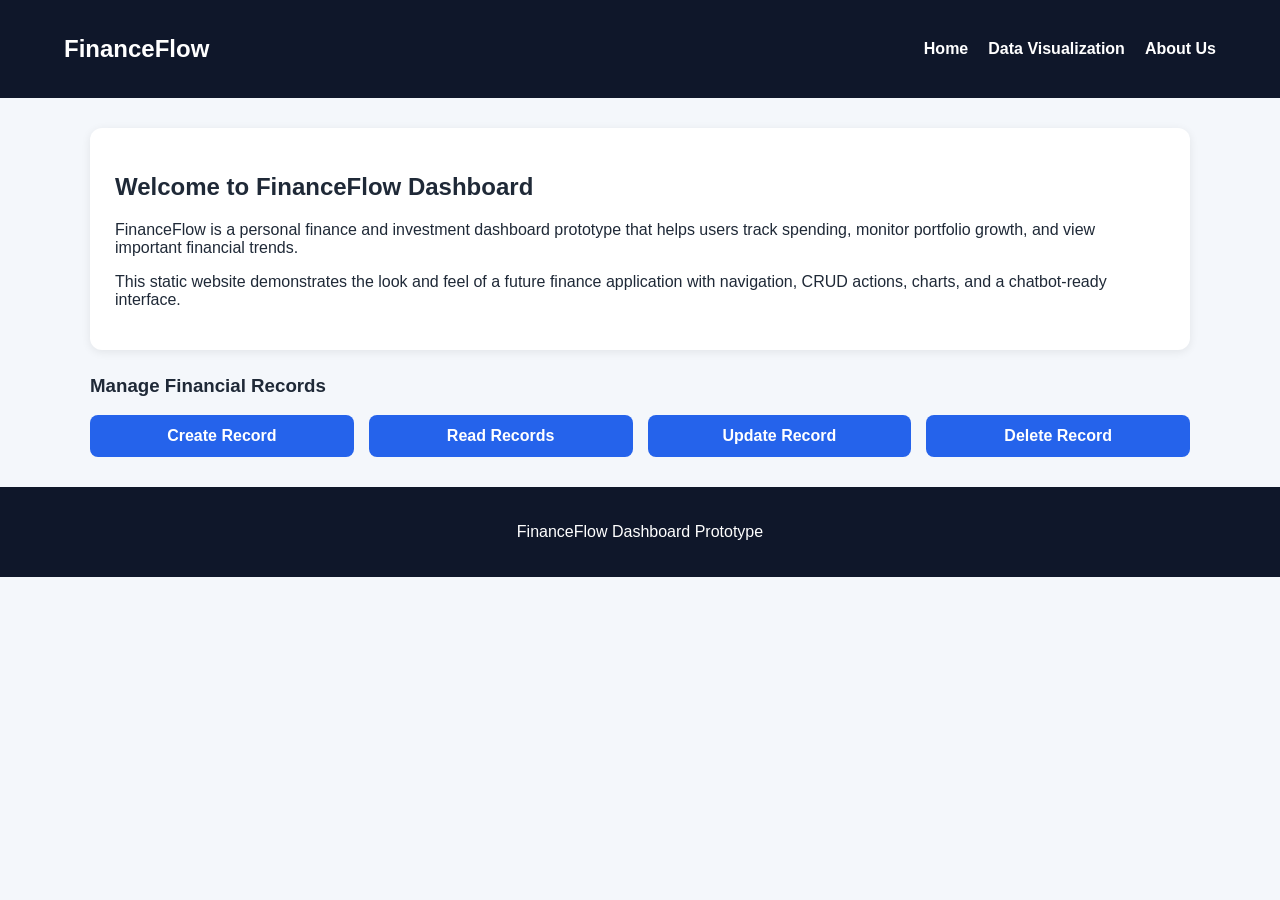
<file: index.html>
<!DOCTYPE html>
<html lang="en">
<head>
  <meta charset="UTF-8" />
  <meta name="viewport" content="width=device-width, initial-scale=1.0" />
  <title>FinanceFlow Dashboard</title>
  <link rel="stylesheet" href="style.css" />
</head>
<body>
  <header>
    <nav class="navbar">
      <h1>FinanceFlow</h1>
      <ul class="nav-links">
        <li><a href="index.html">Home</a></li>
        <li><a href="data.html">Data Visualization</a></li>
        <li><a href="about.html">About Us</a></li>
      </ul>
    </nav>
  </header>

  <main class="container">
    <section class="hero">
      <h2>Welcome to FinanceFlow Dashboard</h2>
      <p>
        FinanceFlow is a personal finance and investment dashboard prototype that helps users
        track spending, monitor portfolio growth, and view important financial trends.
      </p>
      <p>
        This static website demonstrates the look and feel of a future finance application with
        navigation, CRUD actions, charts, and a chatbot-ready interface.
      </p>
    </section>

    <section class="crud-section">
      <h3>Manage Financial Records</h3>
      <div class="button-grid">
        <a class="btn" href="create.html">Create Record</a>
        <a class="btn" href="read.html">Read Records</a>
        <a class="btn" href="update.html">Update Record</a>
        <a class="btn" href="delete.html">Delete Record</a>
      </div>
    </section>
  </main>

  <footer>
    <p>FinanceFlow Dashboard Prototype</p>
  </footer>
</body>
</html>
</file>
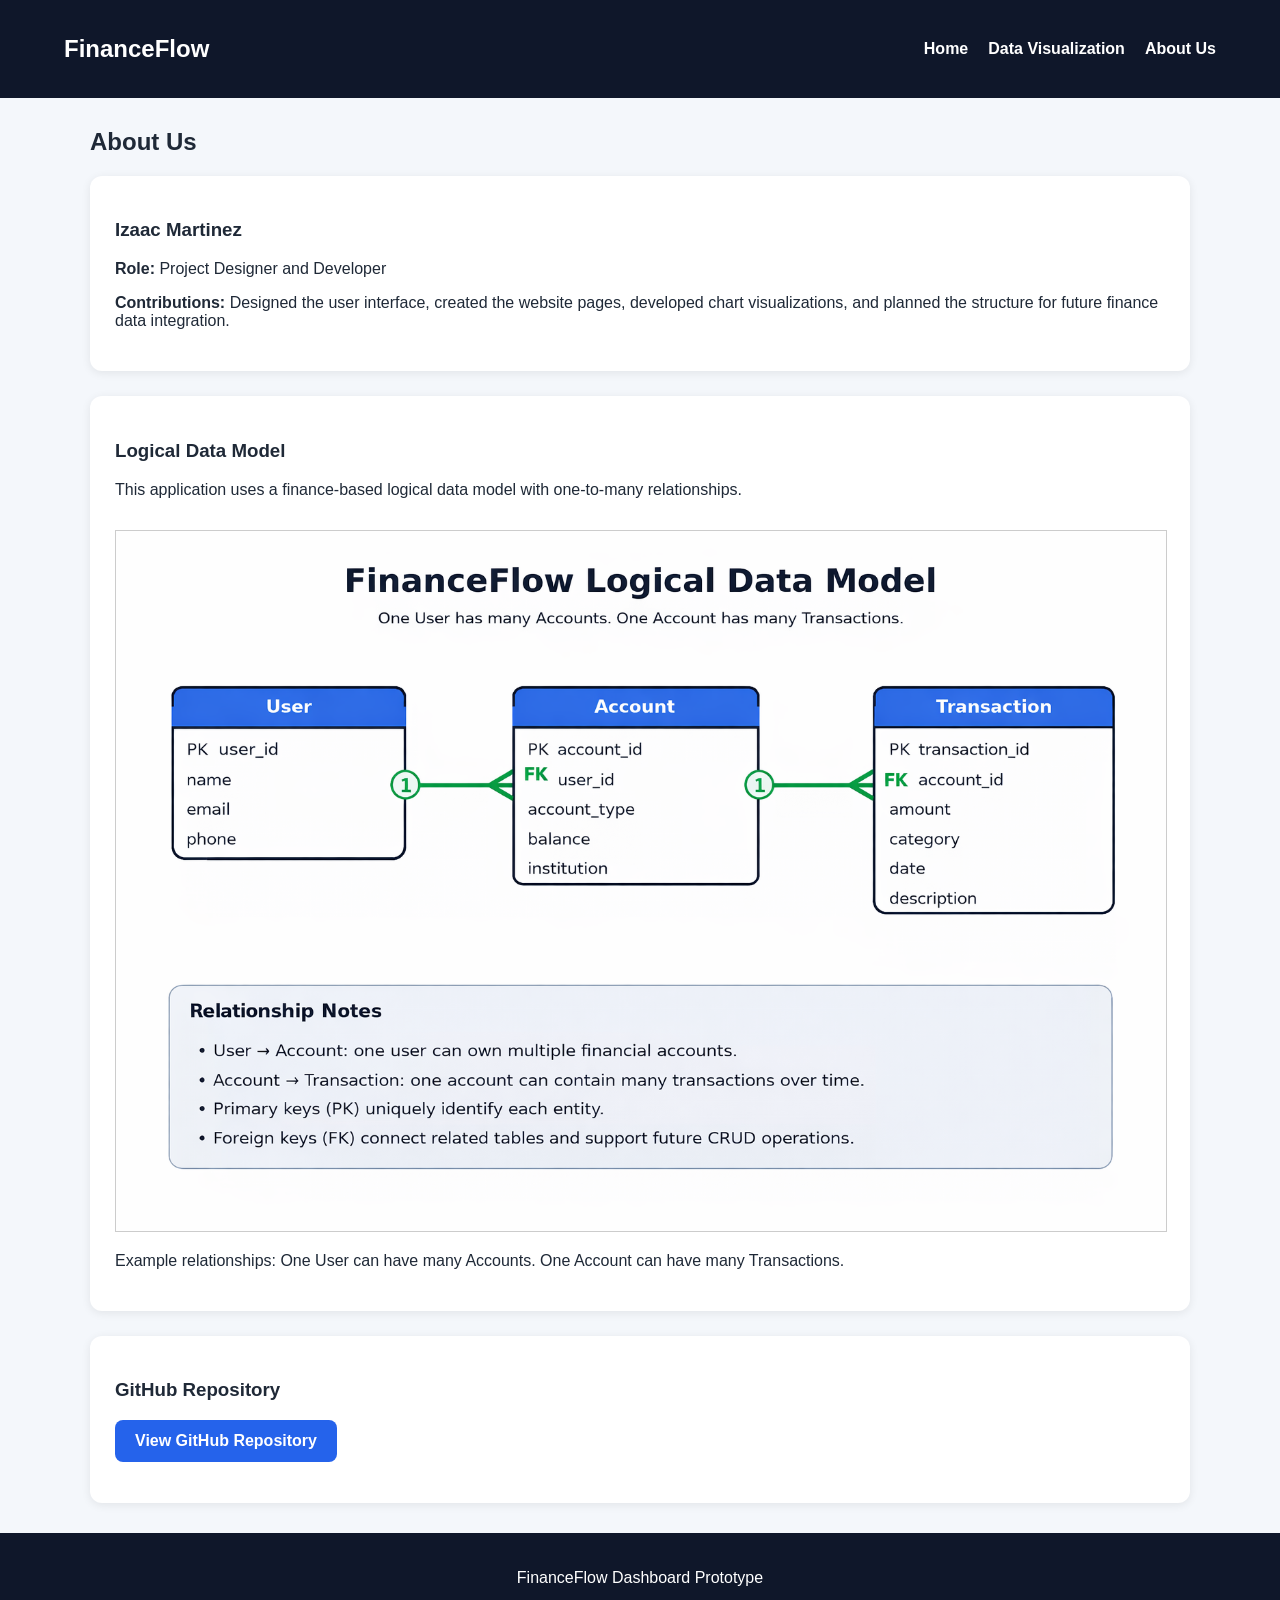
<file: about.html>
<!DOCTYPE html>
<html lang="en">
<head>
  <meta charset="UTF-8" />
  <meta name="viewport" content="width=device-width, initial-scale=1.0" />
  <title>About Us - FinanceFlow</title>
  <link rel="stylesheet" href="style.css" />
</head>
<body>
  <header>
    <nav class="navbar">
      <h1>FinanceFlow</h1>
      <ul class="nav-links">
        <li><a href="index.html">Home</a></li>
        <li><a href="data.html">Data Visualization</a></li>
        <li><a href="about.html">About Us</a></li>
      </ul>
    </nav>
  </header>

  <main class="container">
    <h2>About Us</h2>

    <div class="card">
      <h3>Izaac Martinez</h3>
      <p><strong>Role:</strong> Project Designer and Developer</p>
      <p><strong>Contributions:</strong> Designed the user interface, created the website pages, developed chart visualizations, and planned the structure for future finance data integration.</p>
    </div>

    <div class="card">
      <h3>Logical Data Model</h3>
      <p>This application uses a finance-based logical data model with one-to-many relationships.</p>
      <img src="data-model.png" alt="Logical Data Model" class="data-model-image" />
      <p>
        Example relationships:
        One User can have many Accounts.
        One Account can have many Transactions.
      </p>
    </div>

    <div class="card">
      <h3>GitHub Repository</h3>
      <p><a href="https://github.com/IzaacMartinez45/FinanceFlow" target="_blank" class="btn">
  View GitHub Repository
</a></p>
    </div>
  </main>

  <footer>
    <p>FinanceFlow Dashboard Prototype</p>
  </footer>
</body>
</html>
</file>
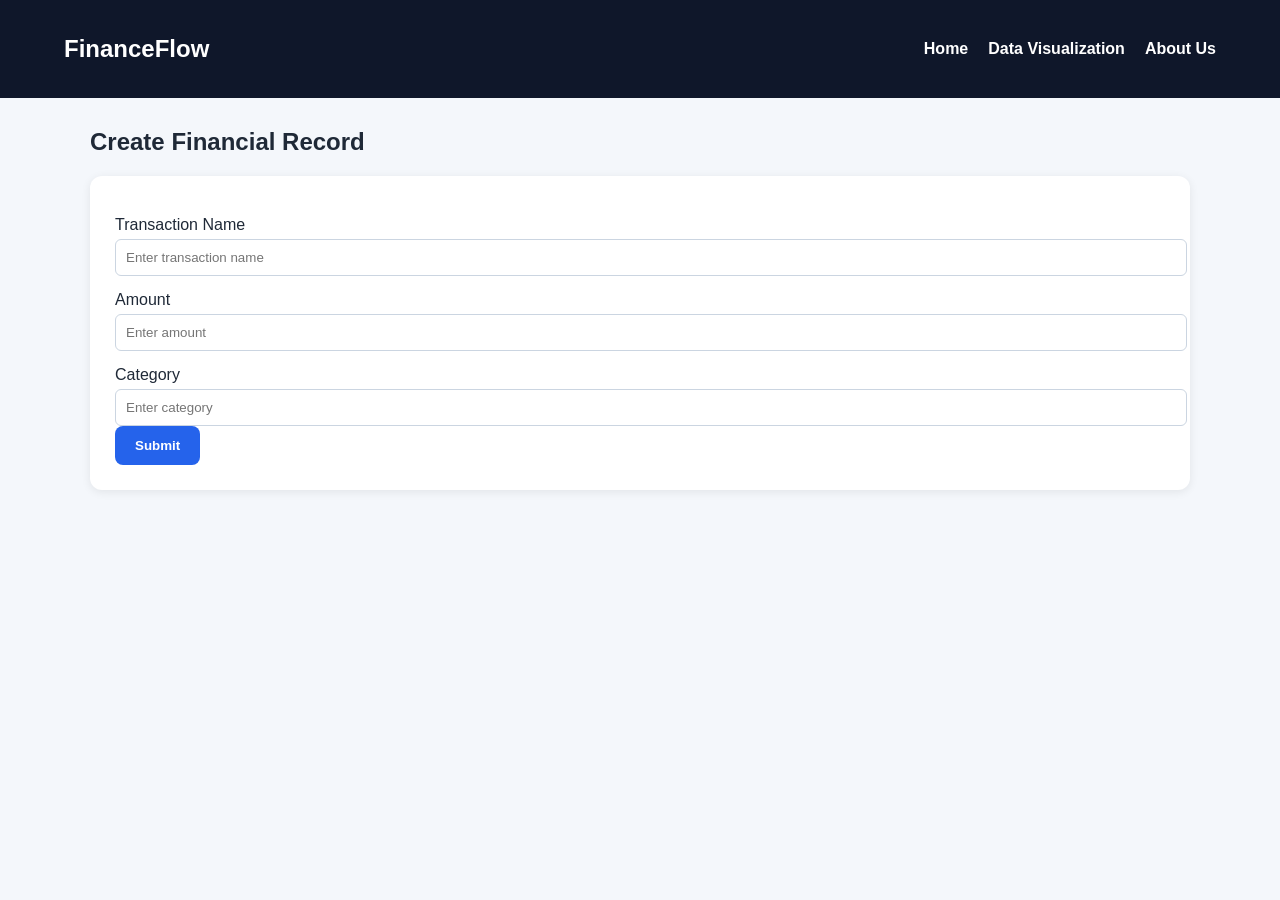
<file: create.html>
<!DOCTYPE html>
<html lang="en">
<head>
  <meta charset="UTF-8" />
  <meta name="viewport" content="width=device-width, initial-scale=1.0" />
  <title>Create Record - FinanceFlow</title>
  <link rel="stylesheet" href="style.css" />
</head>
<body>
  <header>
    <nav class="navbar">
      <h1>FinanceFlow</h1>
      <ul class="nav-links">
        <li><a href="index.html">Home</a></li>
        <li><a href="data.html">Data Visualization</a></li>
        <li><a href="about.html">About Us</a></li>
      </ul>
    </nav>
  </header>

  <main class="container">
    <h2>Create Financial Record</h2>
    <form class="form-card">
      <label>Transaction Name</label>
      <input type="text" placeholder="Enter transaction name" />

      <label>Amount</label>
      <input type="number" placeholder="Enter amount" />

      <label>Category</label>
      <input type="text" placeholder="Enter category" />

      <button type="button" class="btn">Submit</button>
    </form>
  </main>
</body>
</html>
</file>
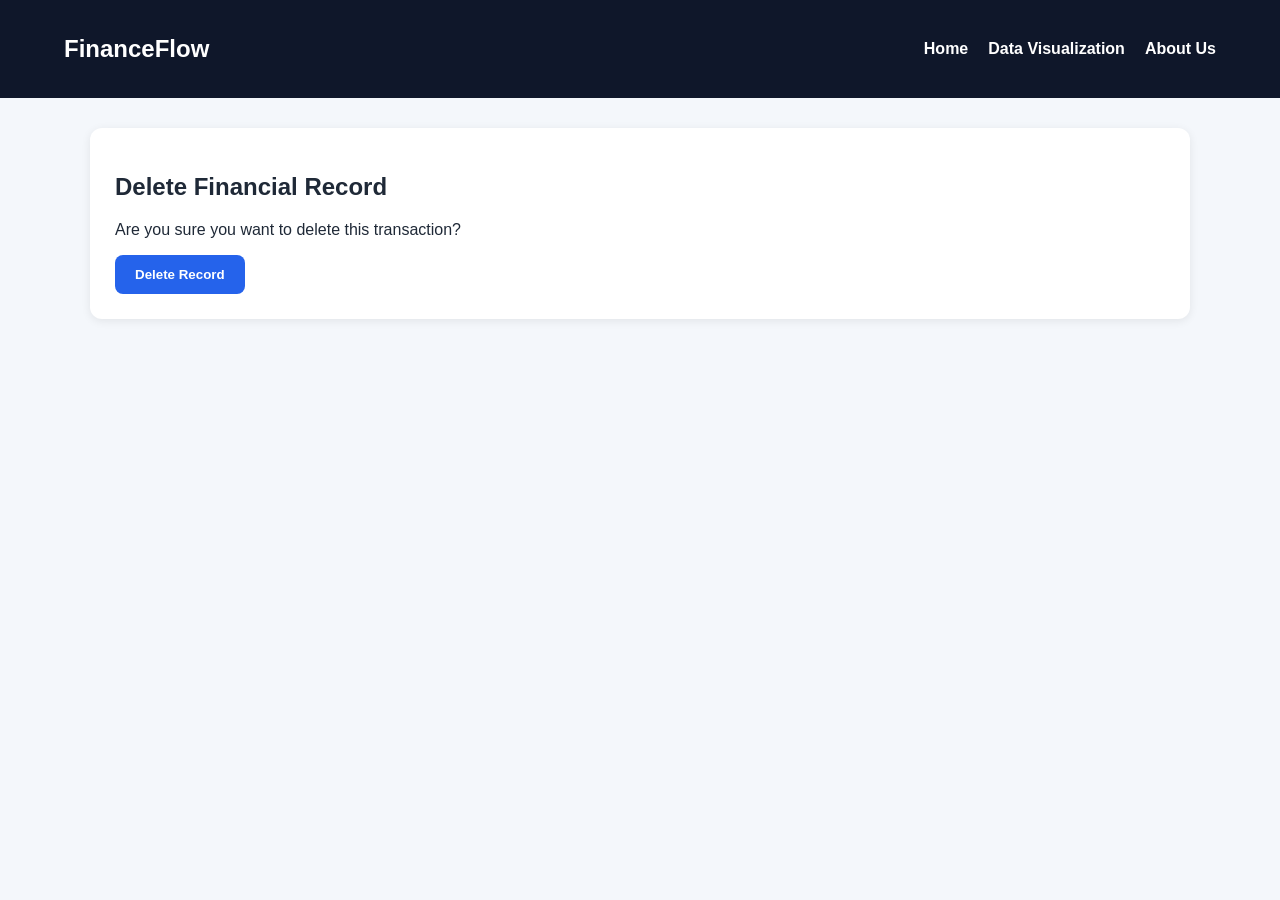
<file: delete.html>
<!DOCTYPE html>
<html lang="en">
<head>
  <meta charset="UTF-8" />
  <meta name="viewport" content="width=device-width, initial-scale=1.0" />
  <title>Delete Record - FinanceFlow</title>
  <link rel="stylesheet" href="style.css" />
</head>
<body>
  <header>
    <nav class="navbar">
      <h1>FinanceFlow</h1>
      <ul class="nav-links">
        <li><a href="index.html">Home</a></li>
        <li><a href="data.html">Data Visualization</a></li>
        <li><a href="about.html">About Us</a></li>
      </ul>
    </nav>
  </header>

  <main class="container">
    <div class="card">
      <h2>Delete Financial Record</h2>
      <p>Are you sure you want to delete this transaction?</p>
      <button class="btn">Delete Record</button>
    </div>
  </main>
</body>
</html>
</file>
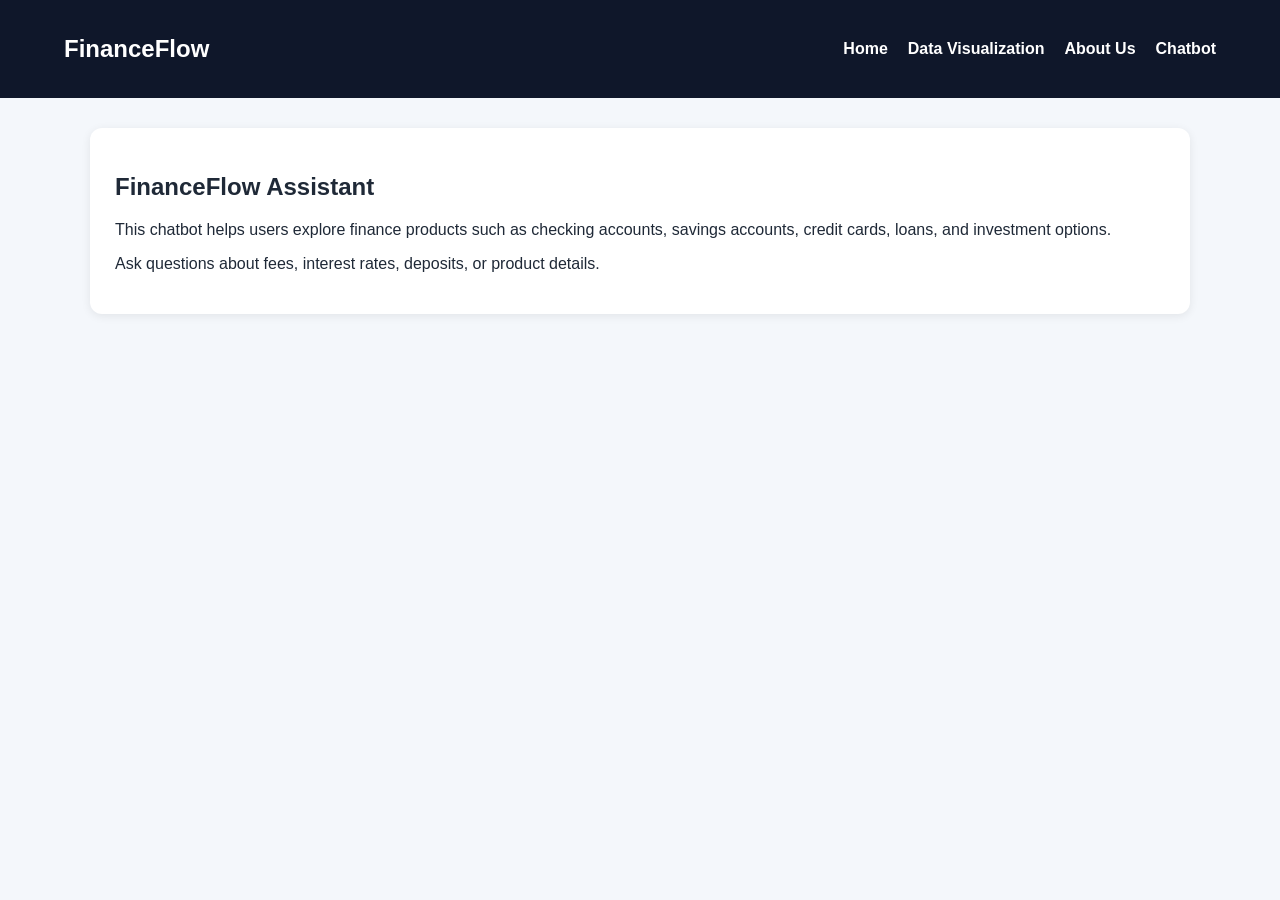
<file: mybot.html>
<!DOCTYPE html>
<html lang="en">
<head>
  <meta charset="UTF-8" />
  <meta name="viewport" content="width=device-width, initial-scale=1.0" />
  <title>FinanceFlow Assistant</title>
  <link rel="stylesheet" href="style.css" />
</head>
<body>

  <header>
    <nav class="navbar">
      <h1>FinanceFlow</h1>
      <ul class="nav-links">
        <li><a href="index.html">Home</a></li>
        <li><a href="data.html">Data Visualization</a></li>
        <li><a href="about.html">About Us</a></li>
        <li><a href="mybot.html">Chatbot</a></li>
      </ul>
    </nav>
  </header>

  <main class="container">
    <div class="card">
      <h2>FinanceFlow Assistant</h2>
      <p>
        This chatbot helps users explore finance products such as checking accounts,
        savings accounts, credit cards, loans, and investment options.
      </p>
      <p>
        Ask questions about fees, interest rates, deposits, or product details.
      </p>
    </div>
  </main>

  <!-- ✅ BOTPRESS CHATBOT -->
  <script src="https://cdn.botpress.cloud/webchat/v3.6/inject.js"></script>
  <script src="https://files.bpcontent.cloud/2026/04/10/18/20260410180625-4XPJE39Z.js" defer></script>

</body>
</html>
</file>
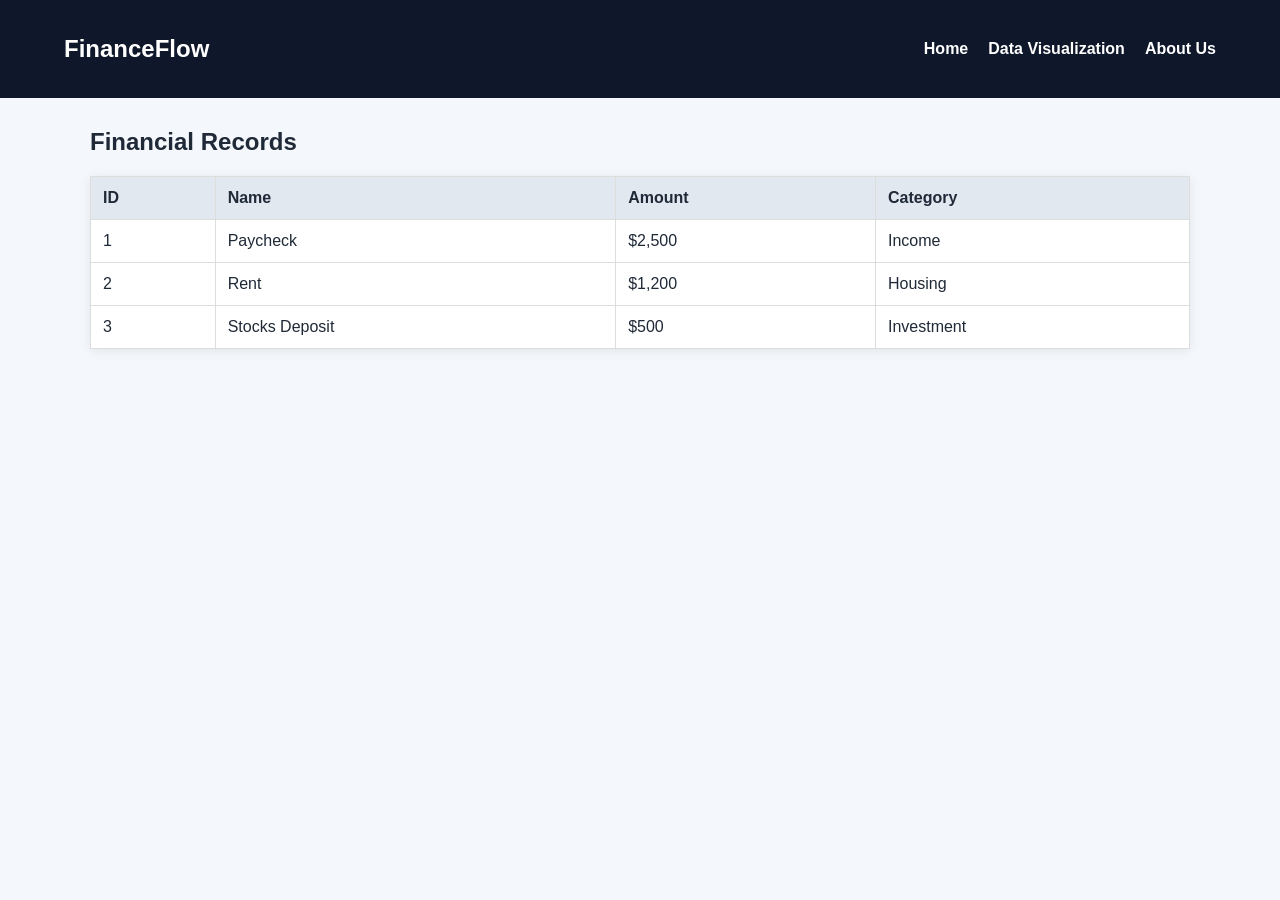
<file: read.html>
<!DOCTYPE html>
<html lang="en">
<head>
  <meta charset="UTF-8" />
  <meta name="viewport" content="width=device-width, initial-scale=1.0" />
  <title>Read Records - FinanceFlow</title>
  <link rel="stylesheet" href="style.css" />
</head>
<body>
  <header>
    <nav class="navbar">
      <h1>FinanceFlow</h1>
      <ul class="nav-links">
        <li><a href="index.html">Home</a></li>
        <li><a href="data.html">Data Visualization</a></li>
        <li><a href="about.html">About Us</a></li>
      </ul>
    </nav>
  </header>

  <main class="container">
    <h2>Financial Records</h2>
    <table>
      <tr>
        <th>ID</th>
        <th>Name</th>
        <th>Amount</th>
        <th>Category</th>
      </tr>
      <tr>
        <td>1</td>
        <td>Paycheck</td>
        <td>$2,500</td>
        <td>Income</td>
      </tr>
      <tr>
        <td>2</td>
        <td>Rent</td>
        <td>$1,200</td>
        <td>Housing</td>
      </tr>
      <tr>
        <td>3</td>
        <td>Stocks Deposit</td>
        <td>$500</td>
        <td>Investment</td>
      </tr>
    </table>
  </main>
</body>
</html>
</file>
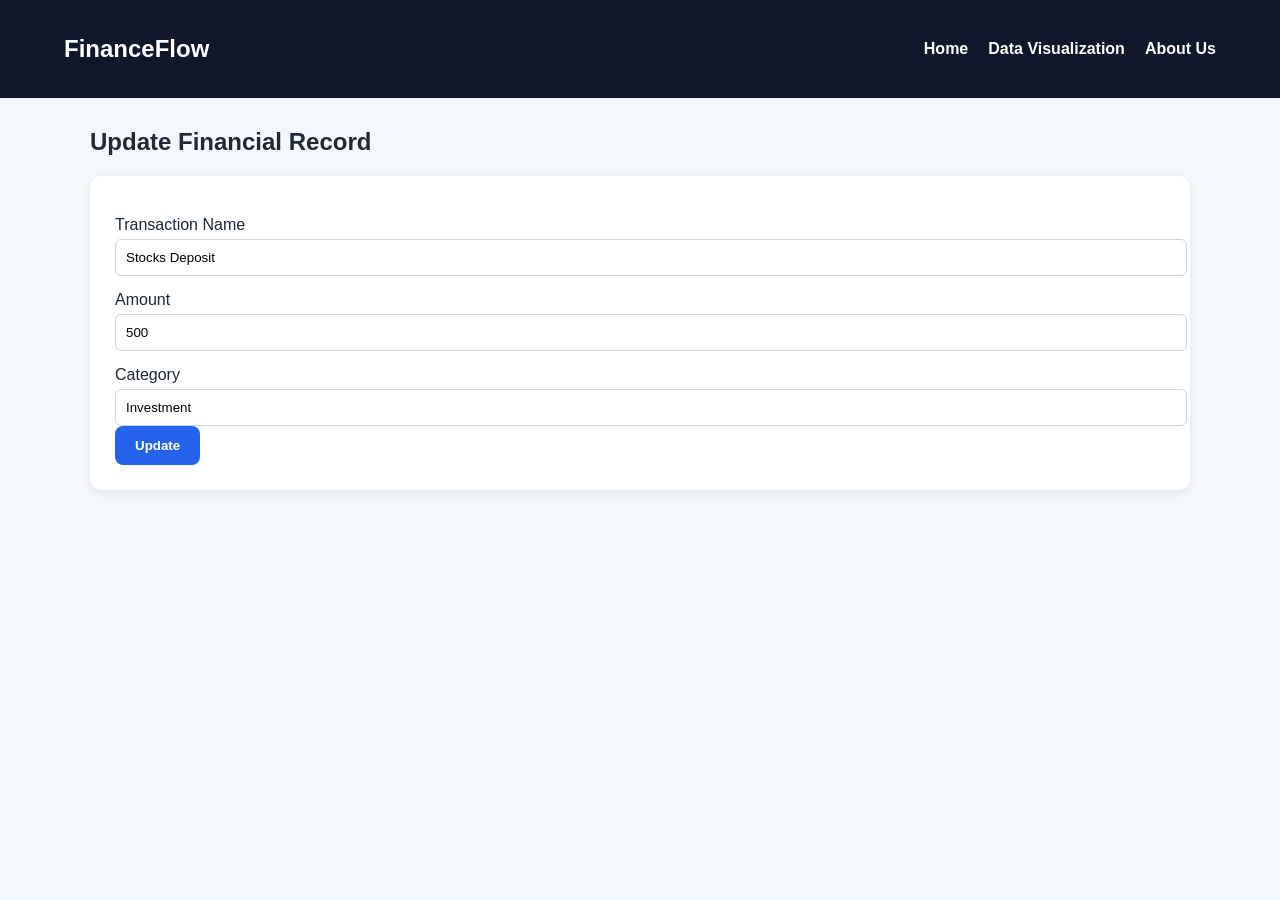
<file: update.html>
<!DOCTYPE html>
<html lang="en">
<head>
  <meta charset="UTF-8" />
  <meta name="viewport" content="width=device-width, initial-scale=1.0" />
  <title>Update Record - FinanceFlow</title>
  <link rel="stylesheet" href="style.css" />
</head>
<body>
  <header>
    <nav class="navbar">
      <h1>FinanceFlow</h1>
      <ul class="nav-links">
        <li><a href="index.html">Home</a></li>
        <li><a href="data.html">Data Visualization</a></li>
        <li><a href="about.html">About Us</a></li>
      </ul>
    </nav>
  </header>

  <main class="container">
    <h2>Update Financial Record</h2>
    <form class="form-card">
      <label>Transaction Name</label>
      <input type="text" value="Stocks Deposit" />

      <label>Amount</label>
      <input type="number" value="500" />

      <label>Category</label>
      <input type="text" value="Investment" />

      <button type="button" class="btn">Update</button>
    </form>
  </main>
</body>
</html>
</file>
<file: style.css>
body {
  font-family: Arial, sans-serif;
  margin: 0;
  background-color: #f4f7fb;
  color: #1f2937;
}

header {
  background-color: #0f172a;
  color: white;
  padding: 15px 0;
}

.navbar {
  width: 90%;
  margin: auto;
  display: flex;
  justify-content: space-between;
  align-items: center;
}

.nav-links {
  list-style: none;
  display: flex;
  gap: 20px;
  padding: 0;
}

.nav-links a {
  color: white;
  text-decoration: none;
  font-weight: bold;
}

.container {
  width: 90%;
  max-width: 1100px;
  margin: 30px auto;
}

.hero,
.card,
.form-card,
.chart-box {
  background: white;
  padding: 25px;
  border-radius: 12px;
  box-shadow: 0 2px 10px rgba(0,0,0,0.08);
  margin-bottom: 25px;
}

.button-grid {
  display: grid;
  grid-template-columns: repeat(auto-fit, minmax(180px, 1fr));
  gap: 15px;
}

.btn {
  display: inline-block;
  background-color: #2563eb;
  color: white;
  text-decoration: none;
  border: none;
  padding: 12px 20px;
  border-radius: 8px;
  cursor: pointer;
  text-align: center;
  font-weight: bold;
}

.btn:hover {
  background-color: #1d4ed8;
}

form label {
  display: block;
  margin-top: 15px;
  margin-bottom: 5px;
}

form input {
  width: 100%;
  padding: 10px;
  border: 1px solid #cbd5e1;
  border-radius: 6px;
}

table {
  width: 100%;
  border-collapse: collapse;
  background: white;
  box-shadow: 0 2px 10px rgba(0,0,0,0.08);
}

table th,
table td {
  border: 1px solid #ddd;
  padding: 12px;
  text-align: left;
}

table th {
  background-color: #e2e8f0;
}

.data-model-image {
  max-width: 100%;
  margin-top: 15px;
  border: 1px solid #ccc;
}

footer {
  text-align: center;
  padding: 20px;
  background-color: #0f172a;
  color: white;
  margin-top: 30px;
}

@media (max-width: 768px) {
  .navbar {
    flex-direction: column;
    gap: 15px;
  }

  .nav-links {
    flex-direction: column;
    align-items: center;
  }
}
</file>
